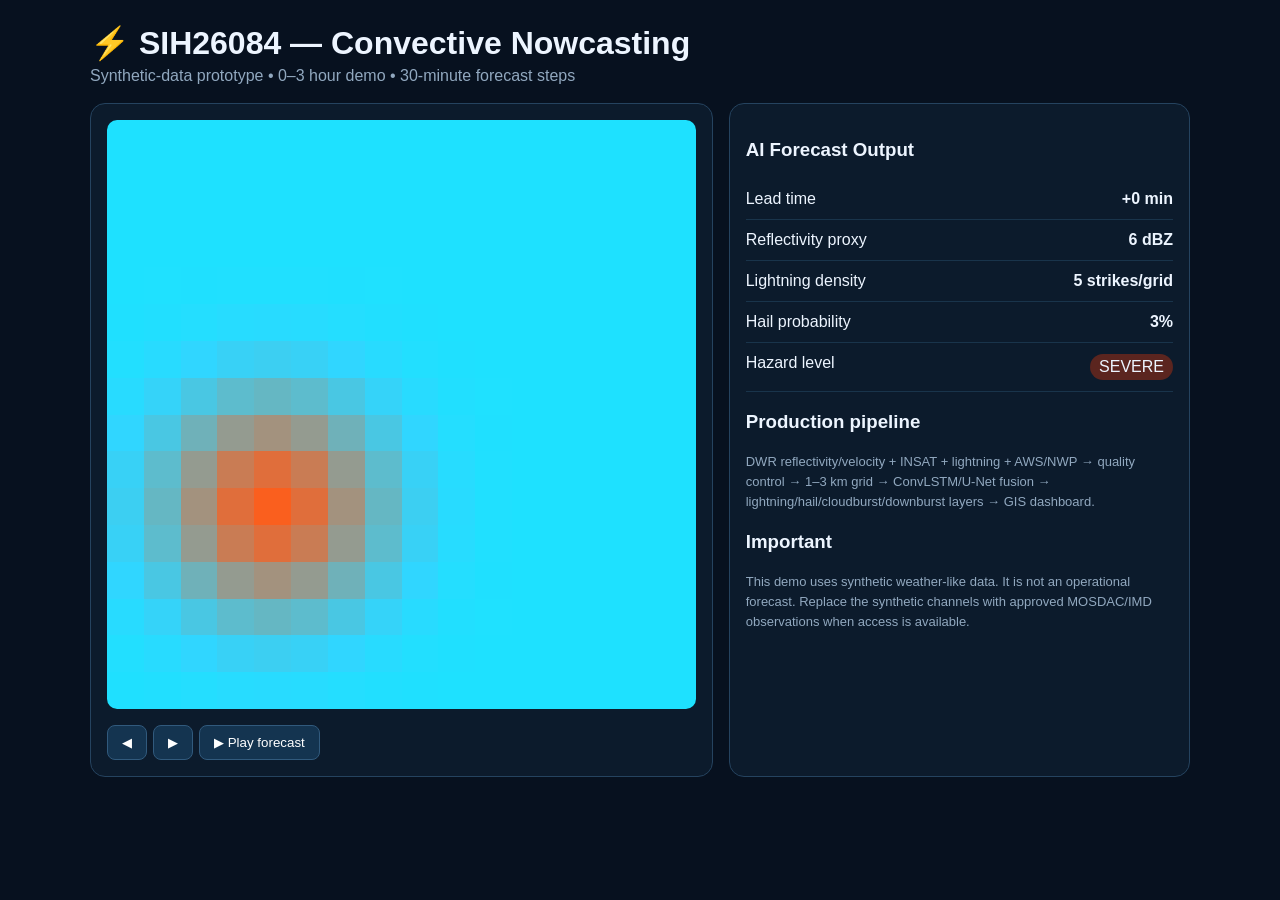
<file: demo_pkg/demo_dashboard.html>
<!doctype html>
<html><head><meta charset="utf-8">
<title>SIH26084 Convective Nowcasting Demo</title>
<style>
body{margin:0;background:#07111f;color:#edf5ff;font-family:Arial,sans-serif}
.wrap{max-width:1100px;margin:auto;padding:24px}
h1{margin:0 0 5px}.sub{color:#91a8bf;margin-bottom:18px}
.grid{display:grid;grid-template-columns:1.35fr 1fr;gap:16px}
.card{background:#0c1b2c;border:1px solid #25435f;border-radius:15px;padding:16px}
canvas{width:100%;max-width:600px;background:#02060b;border-radius:10px;image-rendering:pixelated}
.stat{display:flex;justify-content:space-between;padding:11px 0;border-bottom:1px solid #19344b}
button{margin:12px 6px 0 0;padding:9px 14px;border-radius:8px;border:1px solid #315a7d;background:#143450;color:white;cursor:pointer}
.badge{padding:4px 9px;border-radius:14px;background:#5b251f}
.note{color:#91a8bf;font-size:13px;line-height:1.55}
@media(max-width:800px){.grid{grid-template-columns:1fr}}
</style></head>
<body><div class="wrap">
<h1>⚡ SIH26084 — Convective Nowcasting</h1>
<div class="sub">Synthetic-data prototype • 0–3 hour demo • 30-minute forecast steps</div>
<div class="grid">
<div class="card"><canvas id="map" width="512" height="512"></canvas>
<div><button onclick="move(-1)">◀</button><button onclick="move(1)">▶</button><button onclick="play()">▶ Play forecast</button></div></div>
<div class="card">
<h3>AI Forecast Output</h3>
<div class="stat"><span>Lead time</span><b id="time">+0 min</b></div>
<div class="stat"><span>Reflectivity proxy</span><b id="dbz">—</b></div>
<div class="stat"><span>Lightning density</span><b id="light">—</b></div>
<div class="stat"><span>Hail probability</span><b id="hail">—</b></div>
<div class="stat"><span>Hazard level</span><span class="badge" id="risk">—</span></div>
<h3>Production pipeline</h3>
<div class="note">DWR reflectivity/velocity + INSAT + lightning + AWS/NWP → quality control → 1–3 km grid → ConvLSTM/U-Net fusion → lightning/hail/cloudburst/downburst layers → GIS dashboard.</div>
<h3>Important</h3>
<div class="note">This demo uses synthetic weather-like data. It is not an operational forecast. Replace the synthetic channels with approved MOSDAC/IMD observations when access is available.</div>
</div></div></div>
<script>
let k=0;const c=document.getElementById("map"),ctx=c.getContext("2d"),N=16;
function draw(){
ctx.clearRect(0,0,512,512);let cx=4+k*.85,cy=10-k*.28,max=0,sum=0,ls=0,hs=0;
for(let y=0;y<N;y++)for(let x=0;x<N;x++){
let q=Math.min(1,Math.exp(-((x-cx)**2+(y-cy)**2)/8)*(1+k*.09));
max=Math.max(max,q);sum+=q;ls+=q*q;hs+=Math.max(0,q-.5)*1.8;
ctx.fillStyle=`rgb(${30+220*q},${95+130*(1-q)},${245*(1-q)+30})`;
ctx.fillRect(x*32,y*32,32,32)}
document.getElementById("time").textContent="+"+(k*30)+" min";
document.getElementById("dbz").textContent=Math.round(sum/256*65)+" dBZ";
document.getElementById("light").textContent=Math.round(ls/256*100)+" strikes/grid";
document.getElementById("hail").textContent=Math.min(99,Math.round(hs/256*100))+"%";
document.getElementById("risk").textContent=max>.9?"SEVERE":max>.65?"HIGH":"MODERATE";
}
function move(d){k=Math.max(0,Math.min(5,k+d));draw()}
function play(){let i=0,t=setInterval(()=>{k=i++;draw();if(i>5)clearInterval(t)},500)}
draw();
</script></body></html>
</file>
